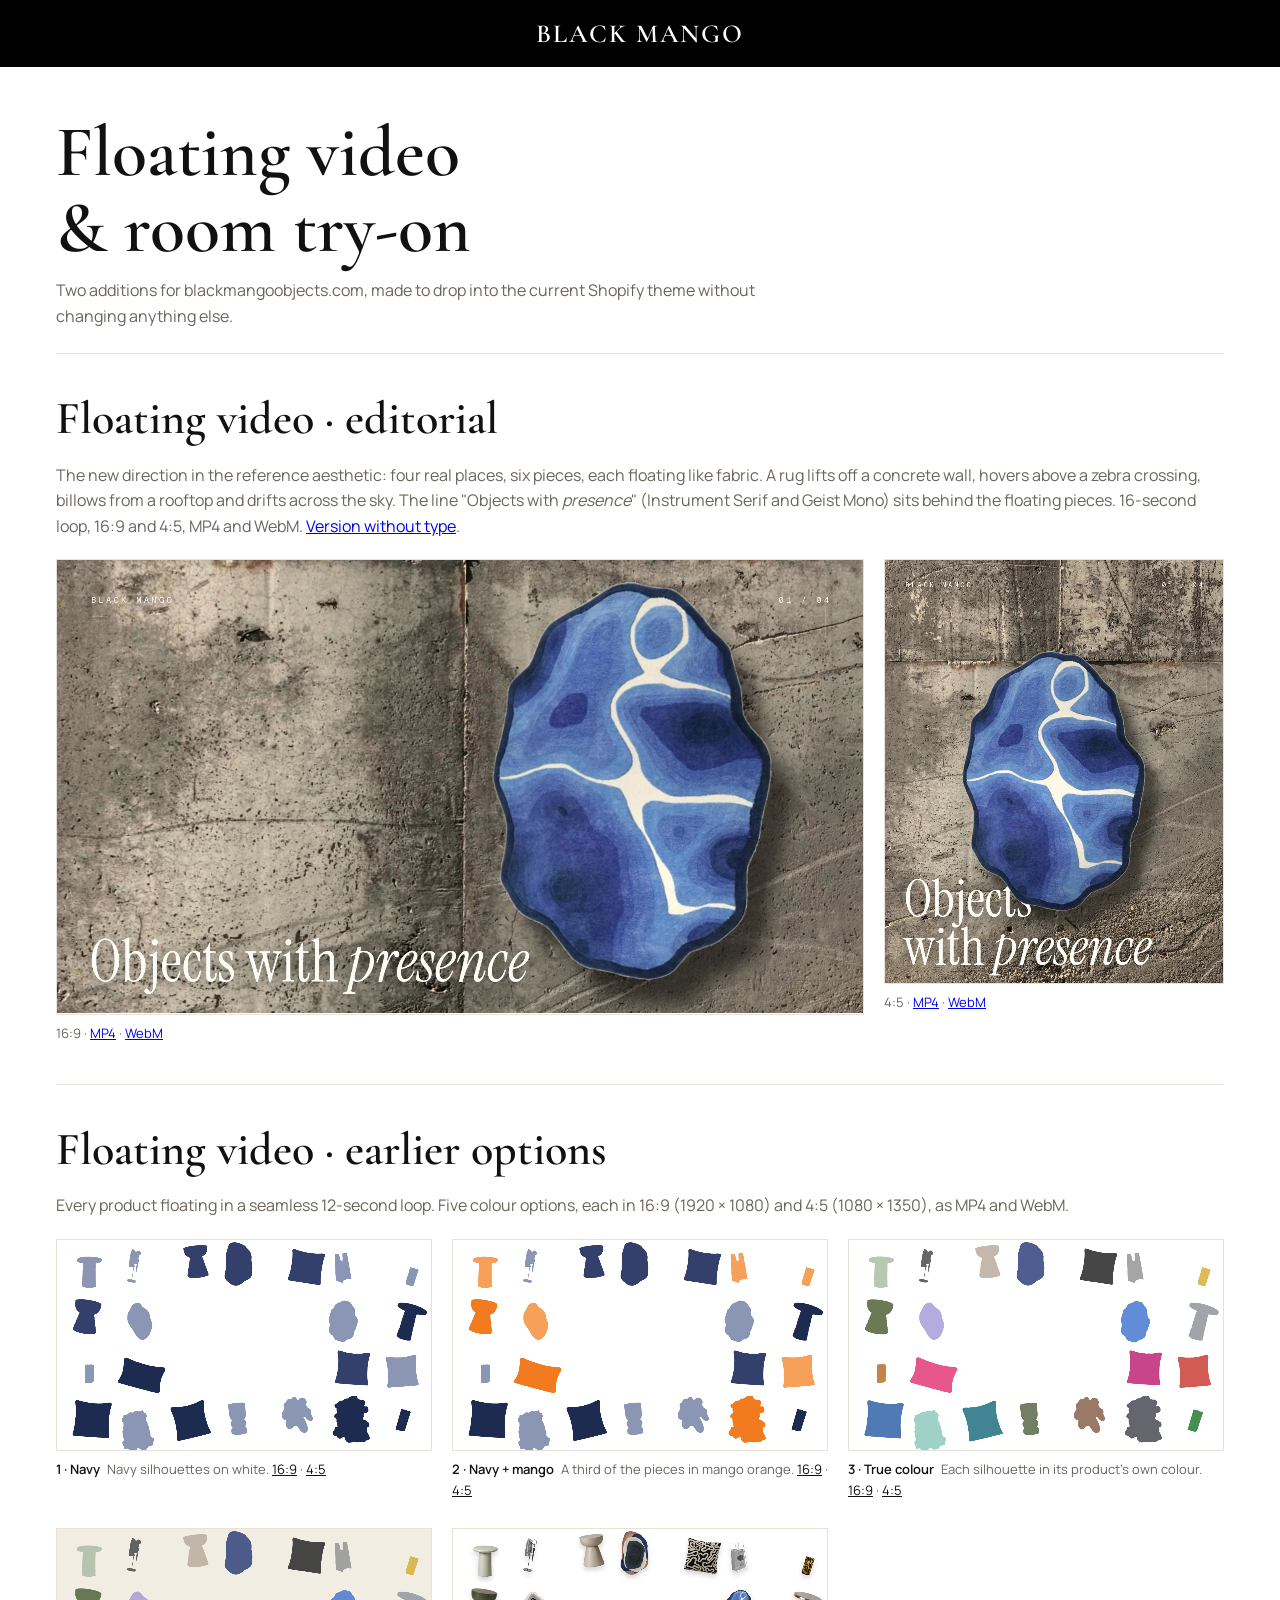
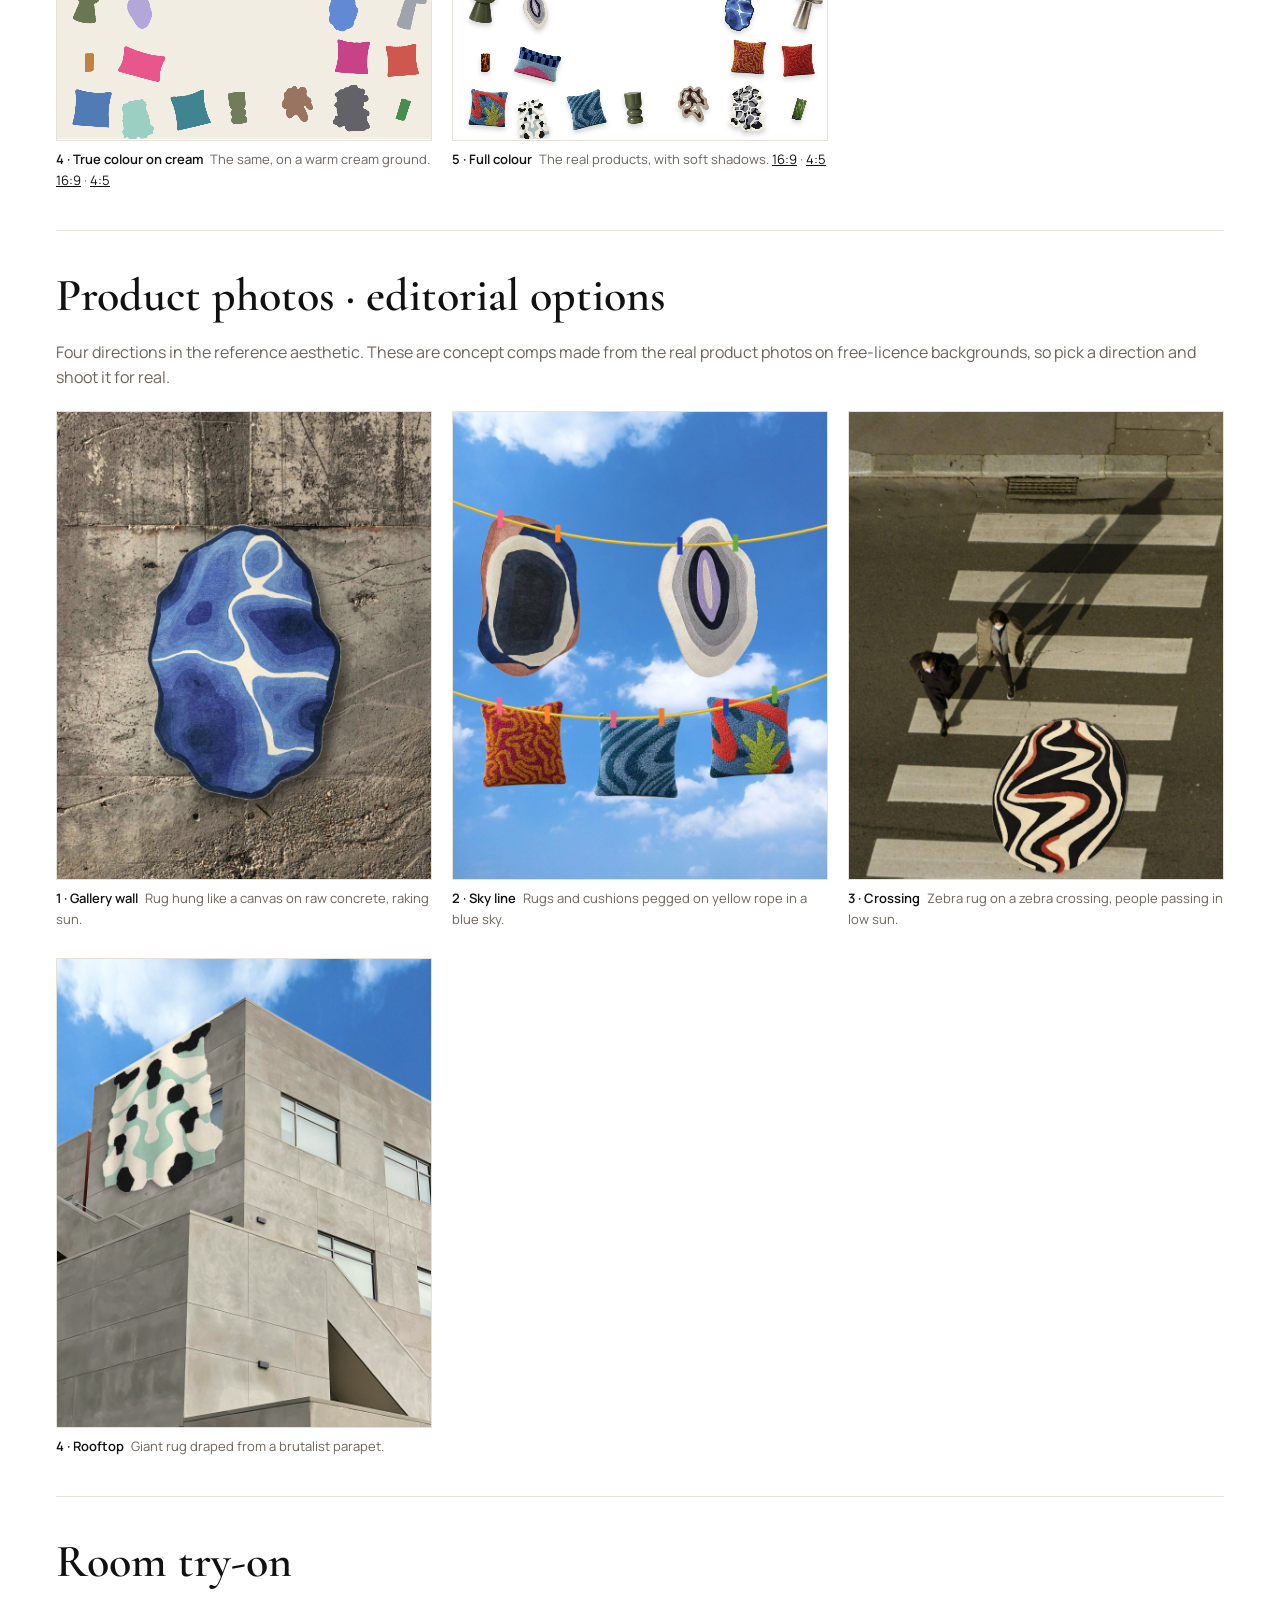
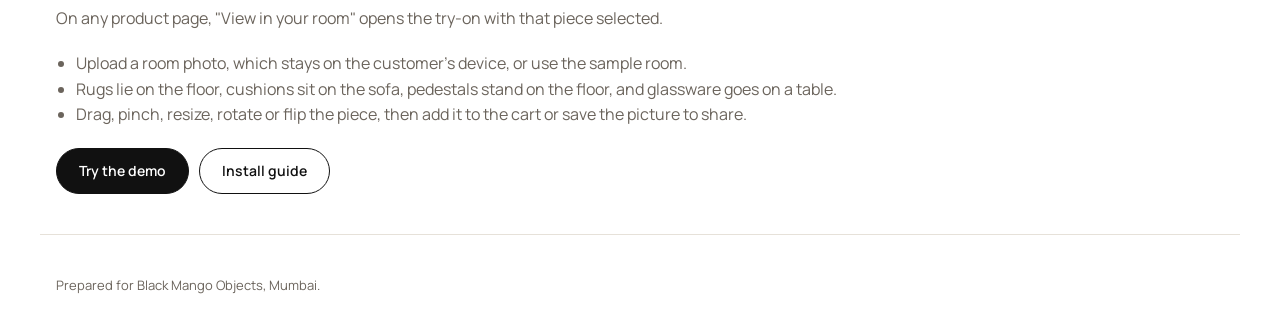
<file: index.html>
<!doctype html>
<html lang="en">
<head>
<meta charset="utf-8">
<meta name="viewport" content="width=device-width, initial-scale=1, viewport-fit=cover">
<title>Black Mango · Floating Video &amp; Room Try-On</title>
<meta name="description" content="The floating product video and the room try-on for blackmangoobjects.com.">
<link rel="preconnect" href="https://fonts.googleapis.com">
<link rel="stylesheet" href="https://fonts.googleapis.com/css2?family=Cormorant+Garamond:wght@500;600&family=Manrope:wght@400;600&display=swap">
<style>
:root{--ink:#111;--muted:#6b645c;--line:#e6e1d9;--navy:#1C2B52}
*{box-sizing:border-box}
body{margin:0;background:#fff;color:var(--ink);font:16px/1.6 Manrope,system-ui,sans-serif}
.bar{background:#000;color:#fff;text-align:center;padding:18px 16px;font:600 26px "Cormorant Garamond",Georgia,serif;letter-spacing:.08em}
.wrap{max-width:1200px;margin:0 auto;padding-left:max(16px,env(safe-area-inset-left,0px));padding-right:max(16px,env(safe-area-inset-right,0px))}
h1,h2{font-family:"Cormorant Garamond",Georgia,serif;font-weight:600;line-height:1.05;margin:0;text-wrap:balance}
h1{font-size:clamp(40px,6vw,72px)}
h2{font-size:clamp(30px,4vw,46px)}
.intro{padding-block:48px 24px;display:flex;flex-direction:column;gap:12px;max-width:720px}
.intro p,.sec p{margin:0;color:var(--muted)}
.sec{padding-block:40px;border-top:1px solid var(--line);display:flex;flex-direction:column;gap:20px}
.vids{display:flex;gap:20px;flex-wrap:wrap;align-items:flex-start}
.vids figure{margin:0;display:flex;flex-direction:column;gap:8px;min-width:0}
.vids figure:first-child{flex:2.2 1 480px}
.vids figure:last-child{flex:1 1 220px;max-width:340px}
.vids video{width:100%;max-width:100%;display:block;border:1px solid var(--line)}
figcaption{font-size:13px;color:var(--muted)}
.opts{display:grid;grid-template-columns:repeat(auto-fill,minmax(min(100%,340px),1fr));gap:28px 20px}
.opts figure{margin:0;display:flex;flex-direction:column;gap:8px;min-width:0}
.opts video{width:100%;max-width:100%;display:block;border:1px solid var(--line)}
.opts b{color:var(--ink);font-weight:600;margin-right:4px}
.opts a{color:var(--ink)}
.links{display:flex;gap:10px;flex-wrap:wrap}
.btn{display:inline-flex;align-items:center;min-height:46px;padding:0 22px;border-radius:999px;border:1.5px solid var(--ink);color:var(--ink);text-decoration:none;font-weight:600;font-size:14px}
.btn.solid{background:var(--ink);color:#fff}
.btn:hover{opacity:.85}
.btn:focus-visible{outline:2px solid var(--navy);outline-offset:3px}
ul{margin:0;padding-left:20px;color:var(--muted)}
footer{padding-block:40px;color:var(--muted);font-size:13px;border-top:1px solid var(--line)}
</style>
</head>
<body>
<div class="bar">BLACK MANGO</div>
<main class="wrap">
  <section class="intro">
    <h1>Floating video &amp; room try-on</h1>
    <p>Two additions for blackmangoobjects.com, made to drop into the current Shopify theme without changing anything else.</p>
  </section>

  <section class="sec" aria-labelledby="e">
    <h2 id="e">Floating video · editorial</h2>
    <p>The new direction in the reference aesthetic: four real places, six pieces, each floating like fabric. A rug lifts off a concrete wall, hovers above a zebra crossing, billows from a rooftop and drifts across the sky. The line "Objects with <i>presence</i>" (Instrument Serif and Geist Mono) sits behind the floating pieces. 16-second loop, 16:9 and 4:5, MP4 and WebM. <a href="videos/black-mango-editorial-16x9.mp4" download>Version without type</a>.</p>
    <div class="vids">
      <figure><video autoplay muted loop playsinline aria-label="Editorial floating video, 16:9"><source src="videos/black-mango-objects-with-presence-16x9.webm" type="video/webm"><source src="videos/black-mango-objects-with-presence-16x9.mp4" type="video/mp4"></video>
        <figcaption>16:9 · <a href="videos/black-mango-objects-with-presence-16x9.mp4" download>MP4</a> · <a href="videos/black-mango-objects-with-presence-16x9.webm" download>WebM</a></figcaption></figure>
      <figure><video autoplay muted loop playsinline aria-label="Editorial floating video, 4:5"><source src="videos/black-mango-objects-with-presence-4x5.webm" type="video/webm"><source src="videos/black-mango-objects-with-presence-4x5.mp4" type="video/mp4"></video>
        <figcaption>4:5 · <a href="videos/black-mango-objects-with-presence-4x5.mp4" download>MP4</a> · <a href="videos/black-mango-objects-with-presence-4x5.webm" download>WebM</a></figcaption></figure>
    </div>
  </section>

  <section class="sec" aria-labelledby="v">
    <h2 id="v">Floating video · earlier options</h2>
    <p>Every product floating in a seamless 12-second loop. Five colour options, each in 16:9 (1920 × 1080) and 4:5 (1080 × 1350), as MP4 and WebM.</p>
    <div class="opts">
      <figure><video autoplay muted loop playsinline aria-label="Navy silhouettes"><source src="videos/black-mango-floating-16x9.webm" type="video/webm"><source src="videos/black-mango-floating-16x9.mp4" type="video/mp4"></video>
        <figcaption><b>1 · Navy</b> Navy silhouettes on white. <a href="videos/black-mango-floating-16x9.mp4" download>16:9</a> · <a href="videos/black-mango-floating-4x5.mp4" download>4:5</a></figcaption></figure>
      <figure><video autoplay muted loop playsinline aria-label="Navy and mango silhouettes"><source src="videos/black-mango-floating-navy-mango-16x9.webm" type="video/webm"><source src="videos/black-mango-floating-navy-mango-16x9.mp4" type="video/mp4"></video>
        <figcaption><b>2 · Navy + mango</b> A third of the pieces in mango orange. <a href="videos/black-mango-floating-navy-mango-16x9.mp4" download>16:9</a> · <a href="videos/black-mango-floating-navy-mango-4x5.mp4" download>4:5</a></figcaption></figure>
      <figure><video autoplay muted loop playsinline aria-label="True-colour silhouettes on white"><source src="videos/black-mango-floating-true-colour-16x9.webm" type="video/webm"><source src="videos/black-mango-floating-true-colour-16x9.mp4" type="video/mp4"></video>
        <figcaption><b>3 · True colour</b> Each silhouette in its product's own colour. <a href="videos/black-mango-floating-true-colour-16x9.mp4" download>16:9</a> · <a href="videos/black-mango-floating-true-colour-4x5.mp4" download>4:5</a></figcaption></figure>
      <figure><video autoplay muted loop playsinline aria-label="True-colour silhouettes on cream"><source src="videos/black-mango-floating-true-colour-cream-16x9.webm" type="video/webm"><source src="videos/black-mango-floating-true-colour-cream-16x9.mp4" type="video/mp4"></video>
        <figcaption><b>4 · True colour on cream</b> The same, on a warm cream ground. <a href="videos/black-mango-floating-true-colour-cream-16x9.mp4" download>16:9</a> · <a href="videos/black-mango-floating-true-colour-cream-4x5.mp4" download>4:5</a></figcaption></figure>
      <figure><video autoplay muted loop playsinline aria-label="Full-colour products"><source src="videos/black-mango-floating-full-colour-16x9.webm" type="video/webm"><source src="videos/black-mango-floating-full-colour-16x9.mp4" type="video/mp4"></video>
        <figcaption><b>5 · Full colour</b> The real products, with soft shadows. <a href="videos/black-mango-floating-full-colour-16x9.mp4" download>16:9</a> · <a href="videos/black-mango-floating-full-colour-4x5.mp4" download>4:5</a></figcaption></figure>
    </div>
  </section>

  <section class="sec" aria-labelledby="p">
    <h2 id="p">Product photos · editorial options</h2>
    <p>Four directions in the reference aesthetic. These are concept comps made from the real product photos on free-licence backgrounds, so pick a direction and shoot it for real.</p>
    <div class="opts">
      <figure><img src="product-photos-editorial/1-gallery-wall.jpg" alt="Flow rug hung on a raw concrete wall" style="width:100%;display:block;border:1px solid var(--line)" loading="lazy">
        <figcaption><b>1 · Gallery wall</b> Rug hung like a canvas on raw concrete, raking sun.</figcaption></figure>
      <figure><img src="product-photos-editorial/2-sky-line.jpg" alt="Rugs and cushions pegged on yellow rope against a blue sky" style="width:100%;display:block;border:1px solid var(--line)" loading="lazy">
        <figcaption><b>2 · Sky line</b> Rugs and cushions pegged on yellow rope in a blue sky.</figcaption></figure>
      <figure><img src="product-photos-editorial/3-crossing.jpg" alt="Balance rug lying on a zebra crossing seen from above" style="width:100%;display:block;border:1px solid var(--line)" loading="lazy">
        <figcaption><b>3 · Crossing</b> Zebra rug on a zebra crossing, people passing in low sun.</figcaption></figure>
      <figure><img src="product-photos-editorial/4-rooftop.jpg" alt="Giant rug draped down a concrete building against a blue sky" style="width:100%;display:block;border:1px solid var(--line)" loading="lazy">
        <figcaption><b>4 · Rooftop</b> Giant rug draped from a brutalist parapet.</figcaption></figure>
    </div>
  </section>

  <section class="sec" aria-labelledby="t">
    <h2 id="t">Room try-on</h2>
    <p>On any product page, "View in your room" opens the try-on with that piece selected.</p>
    <ul>
      <li>Upload a room photo, which stays on the customer's device, or use the sample room.</li>
      <li>Rugs lie on the floor, cushions sit on the sofa, pedestals stand on the floor, and glassware goes on a table.</li>
      <li>Drag, pinch, resize, rotate or flip the piece, then add it to the cart or save the picture to share.</li>
    </ul>
    <div class="links">
      <a class="btn solid" href="shopify-tryon/demo/">Try the demo</a>
      <a class="btn" href="https://github.com/ShlokShah25/blackmangosite/blob/main/shopify-tryon/INSTALL.md">Install guide</a>
    </div>
  </section>
</main>
<footer class="wrap">Prepared for Black Mango Objects, Mumbai.</footer>
</body>
</html>
</file>
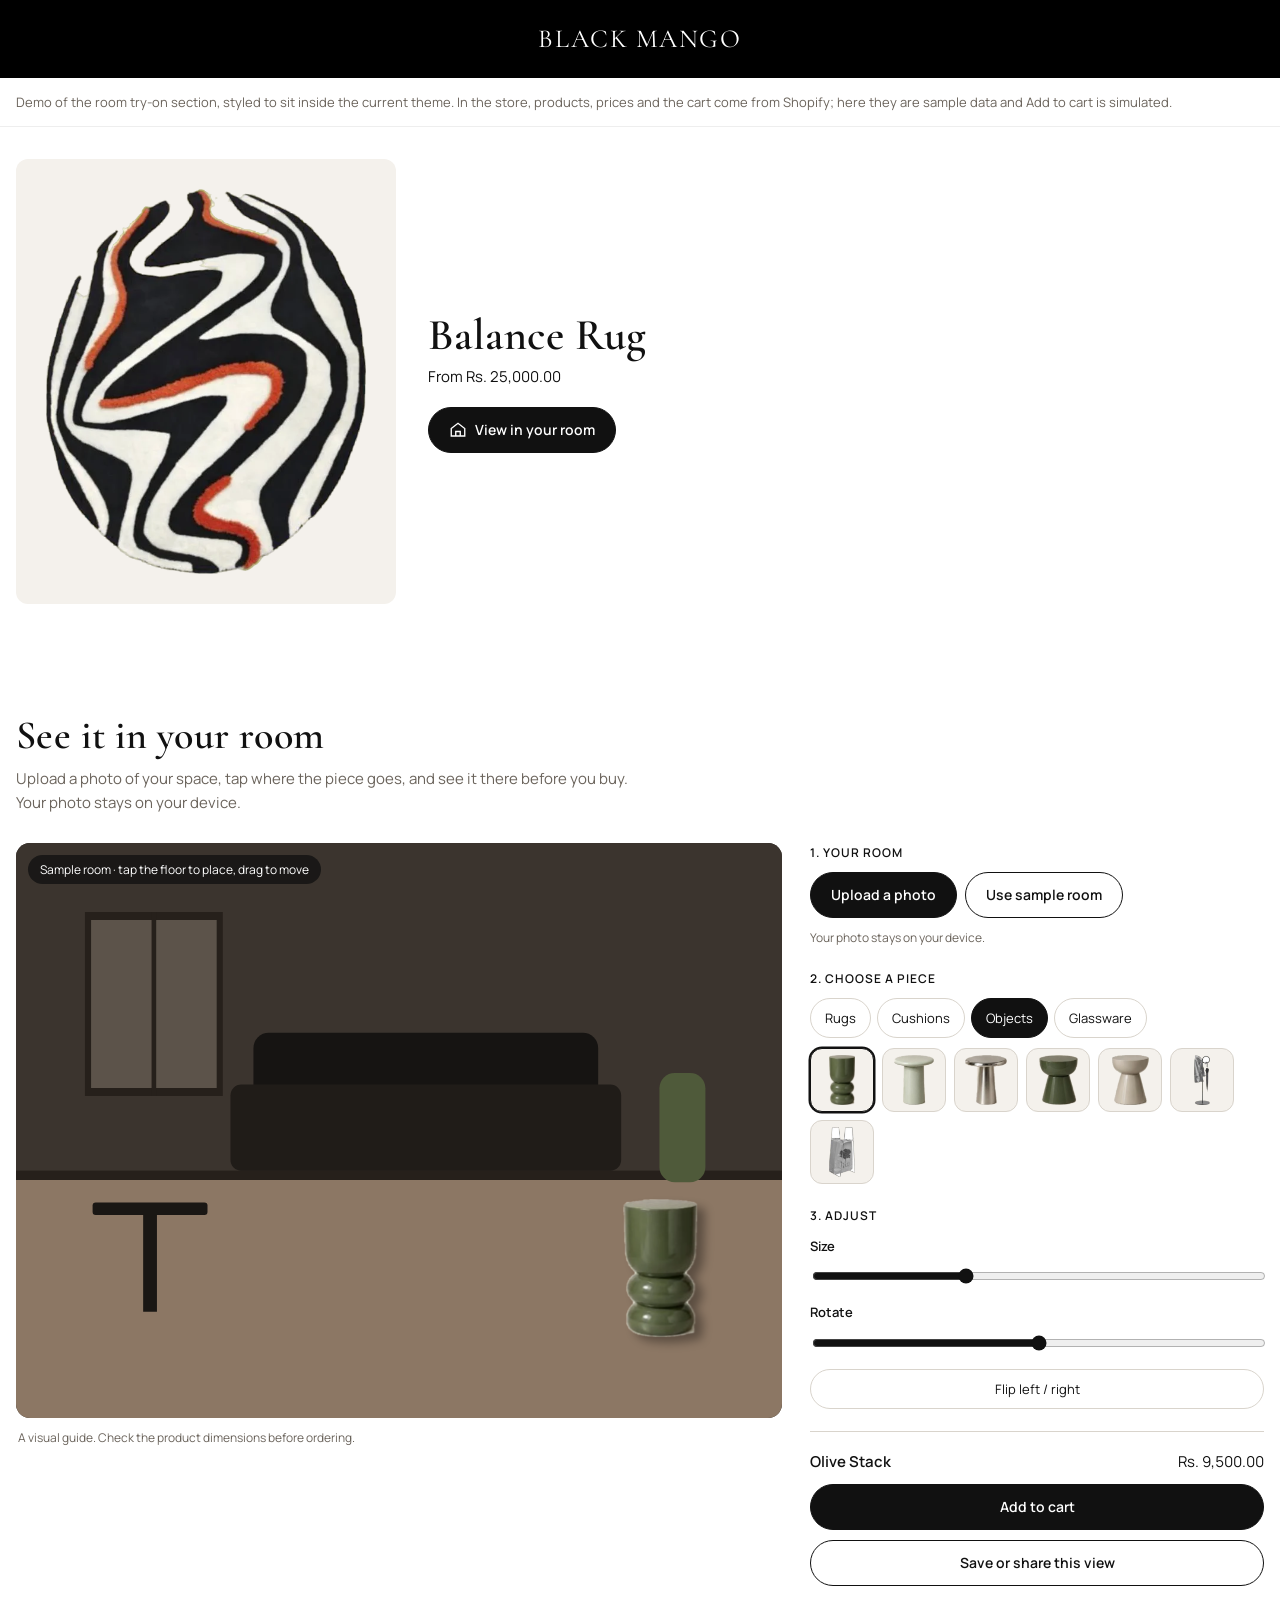
<file: shopify-tryon/demo/index.html>
<!doctype html>
<html lang="en"><head><meta charset="utf-8"><meta name="viewport" content="width=device-width,initial-scale=1">
<title>Room Try-On Demo · Black Mango</title>
<link rel="stylesheet" href="https://fonts.googleapis.com/css2?family=Cormorant+Garamond:wght@500;600&family=Manrope:wght@400;600&display=swap">
<link rel="stylesheet" href="../assets/bm-room-tryon.css">
<style>
body{margin:0;background:#fff;color:#111;font:15px/1.6 Manrope,system-ui,sans-serif}
h1,h2{font-family:"Cormorant Garamond",Georgia,serif;font-weight:600;letter-spacing:.01em;line-height:1.1}
.bar{background:#000;color:#fff;text-align:center;padding:18px 16px;font-family:"Cormorant Garamond",serif;font-size:26px;letter-spacing:.06em}
.note{max-width:1280px;margin:0 auto;padding:14px max(16px,env(safe-area-inset-left,0px));font-size:13px;color:#6b645c;border-bottom:1px solid #eee}
.pdp{max-width:1280px;margin:0 auto;padding:32px max(16px,env(safe-area-inset-left,0px));display:flex;gap:32px;flex-wrap:wrap;align-items:center}
.pdp > img{box-sizing:border-box;width:min(380px,100%);background:#f4f1ec;border-radius:12px;padding:30px}
.pdp h1{font-size:44px;margin:0 0 6px}
</style></head><body>
<div class="bar">BLACK MANGO</div>
<p class="note">Demo of the room try-on section, styled to sit inside the current theme. In the store, products, prices and the cart come from Shopify; here they are sample data and Add to cart is simulated.</p>
<section class="pdp" aria-label="Example product page">
  <img src="../tryon-images/tryon-balance-rug.png" alt="Balance Rug">
  <div>
    <h1>Balance Rug</h1><p style="margin:0 0 18px">From Rs. 25,000.00</p>
    <bm-room-tryon data-layout="modal" data-product="1" data-demo="1">
      <script type="application/json" data-products>[{"id": 1, "handle": "balance-rug", "title": "Balance Rug", "url": "https://blackmangoobjects.com/products/balance-rug", "price": "From Rs. 25,000.00", "available": true, "variant": 1000, "placement": "floor", "image": "../tryon-images/tryon-balance-rug.png", "fallback": ""}, {"id": 2, "handle": "adrift-rug", "title": "Adrift Rug", "url": "https://blackmangoobjects.com/products/adrift-rug", "price": "Rs. 32,000.00", "available": true, "variant": 1001, "placement": "floor", "image": "../tryon-images/tryon-adrift-rug.png", "fallback": ""}, {"id": 3, "handle": "flow-rug", "title": "Flow Rug", "url": "https://blackmangoobjects.com/products/flow-rug", "price": "Rs. 32,000.00", "available": true, "variant": 1002, "placement": "floor", "image": "../tryon-images/tryon-flow-rug.png", "fallback": ""}, {"id": 4, "handle": "fantasy-rug", "title": "Fantasy Rug", "url": "https://blackmangoobjects.com/products/fantasy-rug", "price": "From Rs. 25,000.00", "available": true, "variant": 1003, "placement": "floor", "image": "../tryon-images/tryon-fantasy-rug.png", "fallback": ""}, {"id": 5, "handle": "fit-in-rug", "title": "Fit In Rug", "url": "https://blackmangoobjects.com/products/fit-in-rug", "price": "From Rs. 25,000.00", "available": true, "variant": 1004, "placement": "floor", "image": "../tryon-images/tryon-fit-in-rug.png", "fallback": ""}, {"id": 6, "handle": "connect-rug", "title": "Connect Rug", "url": "https://blackmangoobjects.com/products/connect-rug", "price": "From Rs. 25,000.00", "available": true, "variant": 1005, "placement": "floor", "image": "../tryon-images/tryon-connect-rug.png", "fallback": ""}, {"id": 7, "handle": "life-rug", "title": "Life Rug", "url": "https://blackmangoobjects.com/products/life-rug", "price": "From Rs. 25,000.00", "available": true, "variant": 1006, "placement": "floor", "image": "../tryon-images/tryon-life-rug.png", "fallback": ""}, {"id": 8, "handle": "groove-cushion-cover", "title": "Groove Cushion Cover", "url": "https://blackmangoobjects.com/products/groove-cushion-cover", "price": "Rs. 2,499.00", "available": true, "variant": 1007, "placement": "sofa", "image": "../tryon-images/tryon-groove-cushion-cover.png", "fallback": ""}, {"id": 9, "handle": "arc-cushion-cover", "title": "Arc Cushion Cover", "url": "https://blackmangoobjects.com/products/arc-cushion-cover", "price": "Rs. 2,499.00", "available": true, "variant": 1008, "placement": "sofa", "image": "../tryon-images/tryon-arc-cushion-cover.png", "fallback": ""}, {"id": 10, "handle": "jolt-cushion-cover", "title": "Jolt Cushion Cover", "url": "https://blackmangoobjects.com/products/jolt-cushion-cover", "price": "Rs. 2,499.00", "available": true, "variant": 1009, "placement": "sofa", "image": "../tryon-images/tryon-jolt-cushion-cover.png", "fallback": ""}, {"id": 11, "handle": "labyrinth-cushion-cover", "title": "Labyrinth Cushion Cover", "url": "https://blackmangoobjects.com/products/labyrinth-cushion-cover", "price": "Rs. 2,499.00", "available": true, "variant": 1010, "placement": "sofa", "image": "../tryon-images/tryon-labyrinth-cushion-cover.png", "fallback": ""}, {"id": 12, "handle": "pulse-cushion-cover", "title": "Pulse Cushion Cover", "url": "https://blackmangoobjects.com/products/pulse-cushion-cover", "price": "Rs. 2,499.00", "available": true, "variant": 1011, "placement": "sofa", "image": "../tryon-images/tryon-pulse-cushion-cover.png", "fallback": ""}, {"id": 13, "handle": "zig-cushion-cover", "title": "Zig Cushion Cover", "url": "https://blackmangoobjects.com/products/zig-cushion-cover", "price": "Rs. 2,499.00", "available": true, "variant": 1012, "placement": "sofa", "image": "../tryon-images/tryon-zig-cushion-cover.png", "fallback": ""}, {"id": 14, "handle": "olive-stack", "title": "Olive Stack", "url": "https://blackmangoobjects.com/products/olive-stack", "price": "Rs. 9,500.00", "available": true, "variant": 1013, "placement": "stand", "image": "../tryon-images/tryon-olive-stack.png", "fallback": ""}, {"id": 15, "handle": "sage-mushroom", "title": "Sage Mushroom", "url": "https://blackmangoobjects.com/products/sage-mushroom", "price": "Rs. 8,000.00", "available": true, "variant": 1014, "placement": "stand", "image": "../tryon-images/tryon-sage-mushroom.png", "fallback": ""}, {"id": 16, "handle": "chrome-sleek", "title": "Chrome Sleek", "url": "https://blackmangoobjects.com/products/chrome-sleek", "price": "Rs. 8,000.00", "available": true, "variant": 1015, "placement": "stand", "image": "../tryon-images/tryon-chrome-sleek.png", "fallback": ""}, {"id": 17, "handle": "olive-hourglass", "title": "Olive Hourglass", "url": "https://blackmangoobjects.com/products/olive-hourglass", "price": "Rs. 6,000.00", "available": true, "variant": 1016, "placement": "stand", "image": "../tryon-images/tryon-olive-hourglass.png", "fallback": ""}, {"id": 18, "handle": "taupe-hourglass", "title": "Taupe Hourglass", "url": "https://blackmangoobjects.com/products/taupe-hourglass", "price": "Rs. 6,000.00", "available": true, "variant": 1017, "placement": "stand", "image": "../tryon-images/tryon-taupe-hourglass.png", "fallback": ""}, {"id": 19, "handle": "loop", "title": "Loop", "url": "https://blackmangoobjects.com/products/loop", "price": "Sold out", "available": false, "variant": 1018, "placement": "stand", "image": "../tryon-images/tryon-loop.png", "fallback": ""}, {"id": 20, "handle": "tote-drape", "title": "Tote Drape", "url": "https://blackmangoobjects.com/products/tote-drape", "price": "Sold out", "available": false, "variant": 1019, "placement": "stand", "image": "../tryon-images/tryon-tote-drape.png", "fallback": ""}, {"id": 21, "handle": "savanna-orange", "title": "Savanna Orange", "url": "https://blackmangoobjects.com/products/savanna-orange", "price": "From Rs. 2,500.00", "available": true, "variant": 1020, "placement": "table", "image": "../tryon-images/tryon-savanna-orange.png", "fallback": ""}, {"id": 22, "handle": "savanna-yellow", "title": "Savanna Yellow", "url": "https://blackmangoobjects.com/products/savanna-yellow", "price": "From Rs. 2,500.00", "available": true, "variant": 1021, "placement": "table", "image": "../tryon-images/tryon-savanna-yellow.png", "fallback": ""}, {"id": 23, "handle": "savanna-green", "title": "Savanna Green", "url": "https://blackmangoobjects.com/products/savanna-green", "price": "From Rs. 2,500.00", "available": true, "variant": 1022, "placement": "table", "image": "../tryon-images/tryon-savanna-green.png", "fallback": ""}]</script>
      <button type="button" class="bmto-btn bmto-btn--solid bmto-open" data-bmto-open><svg width="18" height="18" viewBox="0 0 24 24" fill="none" stroke="currentColor" stroke-width="1.8" aria-hidden="true"><path d="M3 10l9-7 9 7v10H3z"/><path d="M9 20v-6h6v6"/></svg>View in your room</button>
      <dialog class="bmto-dialog" aria-label="See it in your room"><div class="bmto-wrap bmto-dialog-in"><div class="bmto-dialog-bar"><h2>See it in your room</h2><form method="dialog"><button class="bmto-close" aria-label="Close"><svg width="18" height="18" viewBox="0 0 24 24" fill="none" stroke="currentColor" stroke-width="2" aria-hidden="true"><path d="M6 6l12 12M18 6L6 18"/></svg></button></form></div><div data-bmto-mount></div></div></dialog>
    </bm-room-tryon>
  </div>
</section>
<bm-room-tryon data-layout="inline" data-product="14" data-demo="1">
  <script type="application/json" data-products>[{"id": 1, "handle": "balance-rug", "title": "Balance Rug", "url": "https://blackmangoobjects.com/products/balance-rug", "price": "From Rs. 25,000.00", "available": true, "variant": 1000, "placement": "floor", "image": "../tryon-images/tryon-balance-rug.png", "fallback": ""}, {"id": 2, "handle": "adrift-rug", "title": "Adrift Rug", "url": "https://blackmangoobjects.com/products/adrift-rug", "price": "Rs. 32,000.00", "available": true, "variant": 1001, "placement": "floor", "image": "../tryon-images/tryon-adrift-rug.png", "fallback": ""}, {"id": 3, "handle": "flow-rug", "title": "Flow Rug", "url": "https://blackmangoobjects.com/products/flow-rug", "price": "Rs. 32,000.00", "available": true, "variant": 1002, "placement": "floor", "image": "../tryon-images/tryon-flow-rug.png", "fallback": ""}, {"id": 4, "handle": "fantasy-rug", "title": "Fantasy Rug", "url": "https://blackmangoobjects.com/products/fantasy-rug", "price": "From Rs. 25,000.00", "available": true, "variant": 1003, "placement": "floor", "image": "../tryon-images/tryon-fantasy-rug.png", "fallback": ""}, {"id": 5, "handle": "fit-in-rug", "title": "Fit In Rug", "url": "https://blackmangoobjects.com/products/fit-in-rug", "price": "From Rs. 25,000.00", "available": true, "variant": 1004, "placement": "floor", "image": "../tryon-images/tryon-fit-in-rug.png", "fallback": ""}, {"id": 6, "handle": "connect-rug", "title": "Connect Rug", "url": "https://blackmangoobjects.com/products/connect-rug", "price": "From Rs. 25,000.00", "available": true, "variant": 1005, "placement": "floor", "image": "../tryon-images/tryon-connect-rug.png", "fallback": ""}, {"id": 7, "handle": "life-rug", "title": "Life Rug", "url": "https://blackmangoobjects.com/products/life-rug", "price": "From Rs. 25,000.00", "available": true, "variant": 1006, "placement": "floor", "image": "../tryon-images/tryon-life-rug.png", "fallback": ""}, {"id": 8, "handle": "groove-cushion-cover", "title": "Groove Cushion Cover", "url": "https://blackmangoobjects.com/products/groove-cushion-cover", "price": "Rs. 2,499.00", "available": true, "variant": 1007, "placement": "sofa", "image": "../tryon-images/tryon-groove-cushion-cover.png", "fallback": ""}, {"id": 9, "handle": "arc-cushion-cover", "title": "Arc Cushion Cover", "url": "https://blackmangoobjects.com/products/arc-cushion-cover", "price": "Rs. 2,499.00", "available": true, "variant": 1008, "placement": "sofa", "image": "../tryon-images/tryon-arc-cushion-cover.png", "fallback": ""}, {"id": 10, "handle": "jolt-cushion-cover", "title": "Jolt Cushion Cover", "url": "https://blackmangoobjects.com/products/jolt-cushion-cover", "price": "Rs. 2,499.00", "available": true, "variant": 1009, "placement": "sofa", "image": "../tryon-images/tryon-jolt-cushion-cover.png", "fallback": ""}, {"id": 11, "handle": "labyrinth-cushion-cover", "title": "Labyrinth Cushion Cover", "url": "https://blackmangoobjects.com/products/labyrinth-cushion-cover", "price": "Rs. 2,499.00", "available": true, "variant": 1010, "placement": "sofa", "image": "../tryon-images/tryon-labyrinth-cushion-cover.png", "fallback": ""}, {"id": 12, "handle": "pulse-cushion-cover", "title": "Pulse Cushion Cover", "url": "https://blackmangoobjects.com/products/pulse-cushion-cover", "price": "Rs. 2,499.00", "available": true, "variant": 1011, "placement": "sofa", "image": "../tryon-images/tryon-pulse-cushion-cover.png", "fallback": ""}, {"id": 13, "handle": "zig-cushion-cover", "title": "Zig Cushion Cover", "url": "https://blackmangoobjects.com/products/zig-cushion-cover", "price": "Rs. 2,499.00", "available": true, "variant": 1012, "placement": "sofa", "image": "../tryon-images/tryon-zig-cushion-cover.png", "fallback": ""}, {"id": 14, "handle": "olive-stack", "title": "Olive Stack", "url": "https://blackmangoobjects.com/products/olive-stack", "price": "Rs. 9,500.00", "available": true, "variant": 1013, "placement": "stand", "image": "../tryon-images/tryon-olive-stack.png", "fallback": ""}, {"id": 15, "handle": "sage-mushroom", "title": "Sage Mushroom", "url": "https://blackmangoobjects.com/products/sage-mushroom", "price": "Rs. 8,000.00", "available": true, "variant": 1014, "placement": "stand", "image": "../tryon-images/tryon-sage-mushroom.png", "fallback": ""}, {"id": 16, "handle": "chrome-sleek", "title": "Chrome Sleek", "url": "https://blackmangoobjects.com/products/chrome-sleek", "price": "Rs. 8,000.00", "available": true, "variant": 1015, "placement": "stand", "image": "../tryon-images/tryon-chrome-sleek.png", "fallback": ""}, {"id": 17, "handle": "olive-hourglass", "title": "Olive Hourglass", "url": "https://blackmangoobjects.com/products/olive-hourglass", "price": "Rs. 6,000.00", "available": true, "variant": 1016, "placement": "stand", "image": "../tryon-images/tryon-olive-hourglass.png", "fallback": ""}, {"id": 18, "handle": "taupe-hourglass", "title": "Taupe Hourglass", "url": "https://blackmangoobjects.com/products/taupe-hourglass", "price": "Rs. 6,000.00", "available": true, "variant": 1017, "placement": "stand", "image": "../tryon-images/tryon-taupe-hourglass.png", "fallback": ""}, {"id": 19, "handle": "loop", "title": "Loop", "url": "https://blackmangoobjects.com/products/loop", "price": "Sold out", "available": false, "variant": 1018, "placement": "stand", "image": "../tryon-images/tryon-loop.png", "fallback": ""}, {"id": 20, "handle": "tote-drape", "title": "Tote Drape", "url": "https://blackmangoobjects.com/products/tote-drape", "price": "Sold out", "available": false, "variant": 1019, "placement": "stand", "image": "../tryon-images/tryon-tote-drape.png", "fallback": ""}, {"id": 21, "handle": "savanna-orange", "title": "Savanna Orange", "url": "https://blackmangoobjects.com/products/savanna-orange", "price": "From Rs. 2,500.00", "available": true, "variant": 1020, "placement": "table", "image": "../tryon-images/tryon-savanna-orange.png", "fallback": ""}, {"id": 22, "handle": "savanna-yellow", "title": "Savanna Yellow", "url": "https://blackmangoobjects.com/products/savanna-yellow", "price": "From Rs. 2,500.00", "available": true, "variant": 1021, "placement": "table", "image": "../tryon-images/tryon-savanna-yellow.png", "fallback": ""}, {"id": 23, "handle": "savanna-green", "title": "Savanna Green", "url": "https://blackmangoobjects.com/products/savanna-green", "price": "From Rs. 2,500.00", "available": true, "variant": 1022, "placement": "table", "image": "../tryon-images/tryon-savanna-green.png", "fallback": ""}]</script>
  <div class="bmto-section"><div class="bmto-wrap"><div class="bmto-head"><h2 style="font-size:40px">See it in your room</h2><p>Upload a photo of your space, tap where the piece goes, and see it there before you buy. Your photo stays on your device.</p></div><div data-bmto-mount></div></div></div>
</bm-room-tryon>
<script src="../assets/bm-room-tryon.js"></script>
</body></html>
</file>
<file: shopify-tryon/assets/bm-room-tryon.css>
/* Black Mango — Room try-on. Inherits the theme's fonts; colours come from the section's settings. */
bm-room-tryon{display:block;--bmto-ink:#111;--bmto-bg:#fff;--bmto-line:#d9d4cc;--bmto-muted:#6b645c;--bmto-accent:#111;--bmto-accent-ink:#fff;color:var(--bmto-ink)}
bm-room-tryon *{box-sizing:border-box}
.bmto-section{padding-block:clamp(40px,6vw,80px)}
.bmto-wrap{max-width:1280px;margin:0 auto;padding-left:max(16px,env(safe-area-inset-left,0px));padding-right:max(16px,env(safe-area-inset-right,0px))}
.bmto-head{display:flex;flex-direction:column;gap:10px;margin-bottom:28px;max-width:640px}
.bmto-head h2{margin:0}
.bmto-head p{margin:0;color:var(--bmto-muted)}

.bmto{display:flex;flex-wrap:wrap;gap:28px;align-items:flex-start}
.bmto-stage-wrap{flex:1.6 1 520px;min-width:0}
.bmto-stage{position:relative;width:100%;max-width:100%;border-radius:14px;overflow:hidden;background:#2b2622;touch-action:none;user-select:none;-webkit-user-select:none;cursor:crosshair;outline:none}
.bmto-stage:focus-visible{box-shadow:0 0 0 3px var(--bmto-accent)}
.bmto-bg{position:absolute;inset:0;width:100%;height:100%;display:block}
.bmto-item{position:absolute;max-width:none;transform-origin:50% 50%;cursor:grab;filter:drop-shadow(8px 6px 5px rgba(0,0,0,.35));will-change:transform,left,top}
.bmto-item.is-floor{filter:drop-shadow(0 14px 12px rgba(0,0,0,.38))}
.bmto-item:active{cursor:grabbing}
.bmto-hint{position:absolute;left:12px;top:12px;max-width:calc(100% - 24px);padding:7px 12px;border-radius:99px;background:rgba(17,17,17,.78);color:#fff;font-size:12px;line-height:1.3;pointer-events:none}
.bmto-note{margin:10px 2px 0;font-size:12px;color:var(--bmto-muted)}

.bmto-panel{flex:1 1 300px;min-width:0;display:flex;flex-direction:column;gap:22px}
.bmto-step{display:flex;flex-direction:column;gap:10px}
.bmto-label{font-size:12px;font-weight:600;letter-spacing:.08em;text-transform:uppercase}
.bmto-small{font-size:12px;color:var(--bmto-muted)}
.bmto-small a{color:inherit;text-decoration:underline}
.bmto-row{display:flex;gap:8px;flex-wrap:wrap}
.bmto-btn{position:relative;display:inline-flex;align-items:center;justify-content:center;min-height:46px;padding:0 20px;border-radius:999px;border:1.5px solid var(--bmto-ink);background:transparent;color:var(--bmto-ink);font:inherit;font-size:14px;font-weight:600;cursor:pointer;text-decoration:none;transition:opacity .2s,background .2s,color .2s}
.bmto-btn:hover{opacity:.85}
.bmto-btn:disabled{opacity:.45;cursor:not-allowed}
.bmto-btn--solid{background:var(--bmto-accent);border-color:var(--bmto-accent);color:var(--bmto-accent-ink)}
.bmto-file{position:absolute;inset:0;opacity:0;cursor:pointer;width:100%}
.bmto-tabs{display:flex;gap:6px;flex-wrap:wrap}
.bmto-chip{min-height:40px;padding:0 14px;border-radius:999px;border:1.5px solid var(--bmto-line);background:transparent;color:var(--bmto-ink);font:inherit;font-size:13px;cursor:pointer}
.bmto-chip[aria-pressed="true"]{background:var(--bmto-ink);border-color:var(--bmto-ink);color:var(--bmto-bg)}
.bmto-thumbs{display:flex;gap:8px;flex-wrap:wrap}
.bmto-thumb{width:64px;height:64px;padding:6px;border-radius:12px;border:1.5px solid var(--bmto-line);background:#f4f1ec;cursor:pointer;display:flex;align-items:center;justify-content:center}
.bmto-thumb img{max-width:100%;max-height:100%;object-fit:contain}
.bmto-thumb[aria-pressed="true"]{border-color:var(--bmto-accent);box-shadow:0 0 0 1.5px var(--bmto-accent)}
.bmto-range{display:flex;flex-direction:column;gap:4px;font-size:13px;font-weight:600}
.bmto-range input{width:100%;accent-color:var(--bmto-accent);min-height:28px}
.bmto-buy{display:flex;flex-direction:column;gap:10px;padding-top:18px;border-top:1px solid var(--bmto-line)}
.bmto-buy-info{display:flex;justify-content:space-between;gap:12px;align-items:baseline}
.bmto-name{font-weight:600;color:inherit;text-decoration:none}
.bmto-name:hover{text-decoration:underline}
.bmto-price{font-variant-numeric:tabular-nums;white-space:nowrap}

/* "View in your room" button + full-screen dialog on product pages */
.bmto-open{display:inline-flex;align-items:center;gap:8px}
.bmto-dialog{width:100%;max-width:100%;height:100%;max-height:100%;margin:0;padding:0;border:0;background:var(--bmto-bg);color:var(--bmto-ink)}
.bmto-dialog::backdrop{background:rgba(0,0,0,.5)}
.bmto-dialog-in{min-height:100%;padding-block:calc(env(safe-area-inset-top,0px) + 16px) calc(env(safe-area-inset-bottom,0px) + 24px)}
.bmto-dialog-bar{display:flex;justify-content:space-between;align-items:center;gap:16px;margin-bottom:18px}
.bmto-dialog-bar h2{margin:0;font-size:clamp(22px,3vw,32px)}
.bmto-close{width:44px;height:44px;border-radius:50%;border:1.5px solid var(--bmto-line);background:transparent;color:var(--bmto-ink);cursor:pointer;display:inline-flex;align-items:center;justify-content:center;flex:none}
html.bmto-lock{overflow:hidden}
/* Shield the try-on from theme-wide image and button styles */
bm-room-tryon img.bmto-item{padding:0;margin:0;border:0;border-radius:0;background:none;height:auto;min-width:0;max-height:none;box-shadow:none;object-fit:fill;display:block}
bm-room-tryon .bmto-thumb img{width:auto;height:auto;padding:0;margin:0;border:0;border-radius:0;background:none;box-shadow:none;max-width:100%;max-height:100%;display:block}
bm-room-tryon canvas.bmto-bg{max-width:none}
@media (max-width:640px){.bmto{gap:18px}.bmto-thumb{width:56px;height:56px}}
</file>
